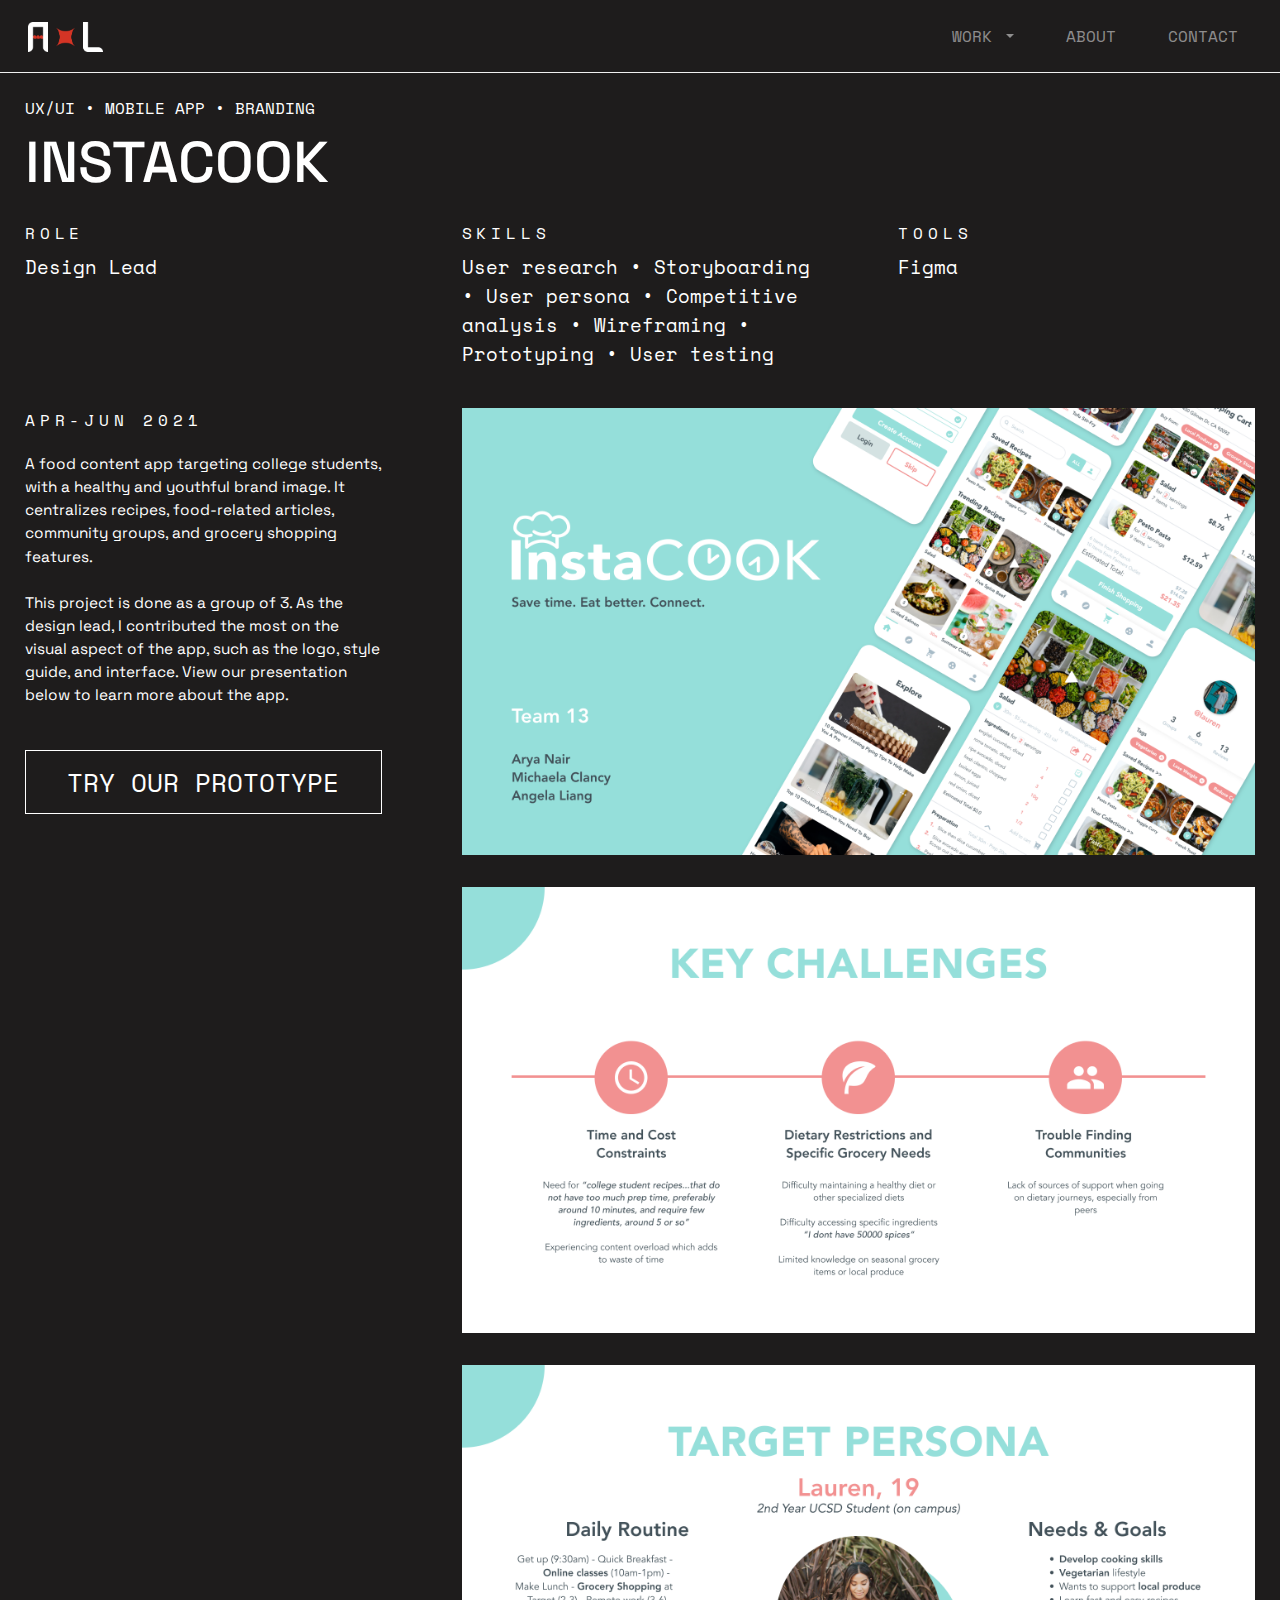
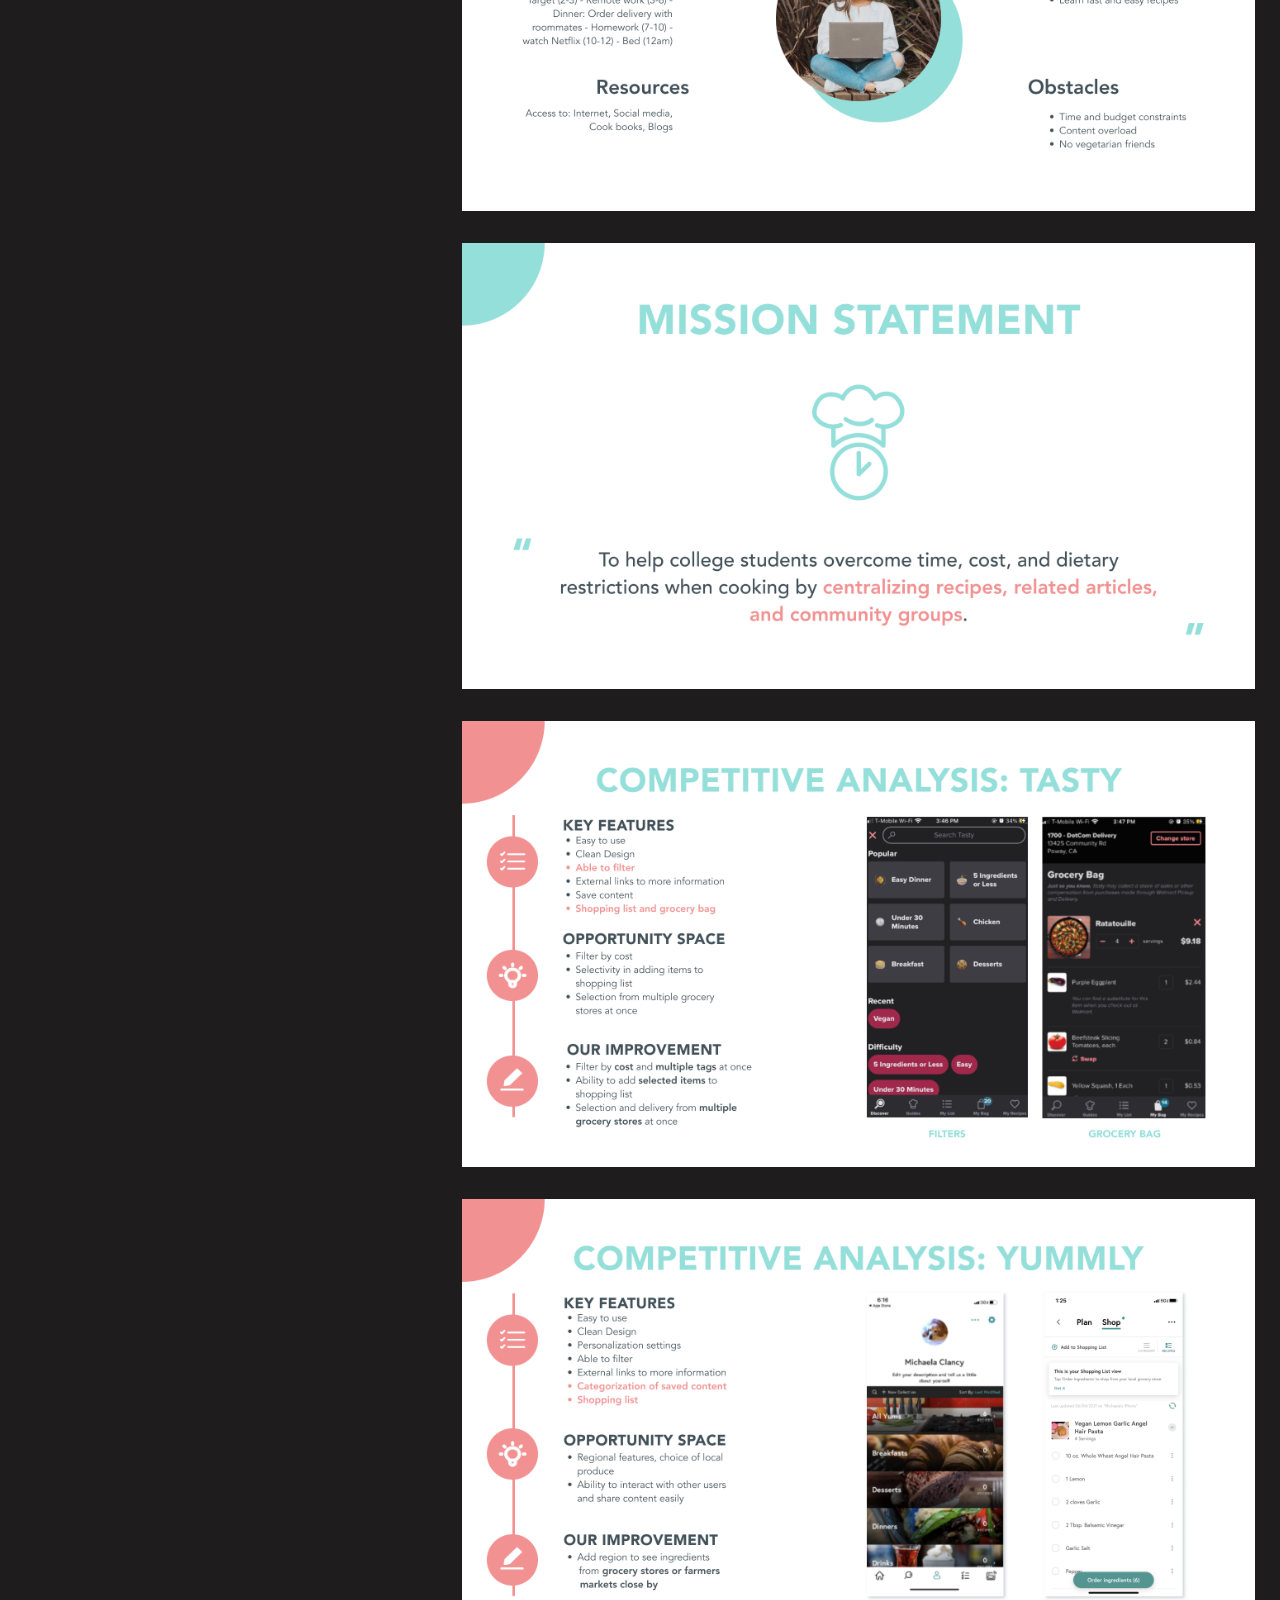
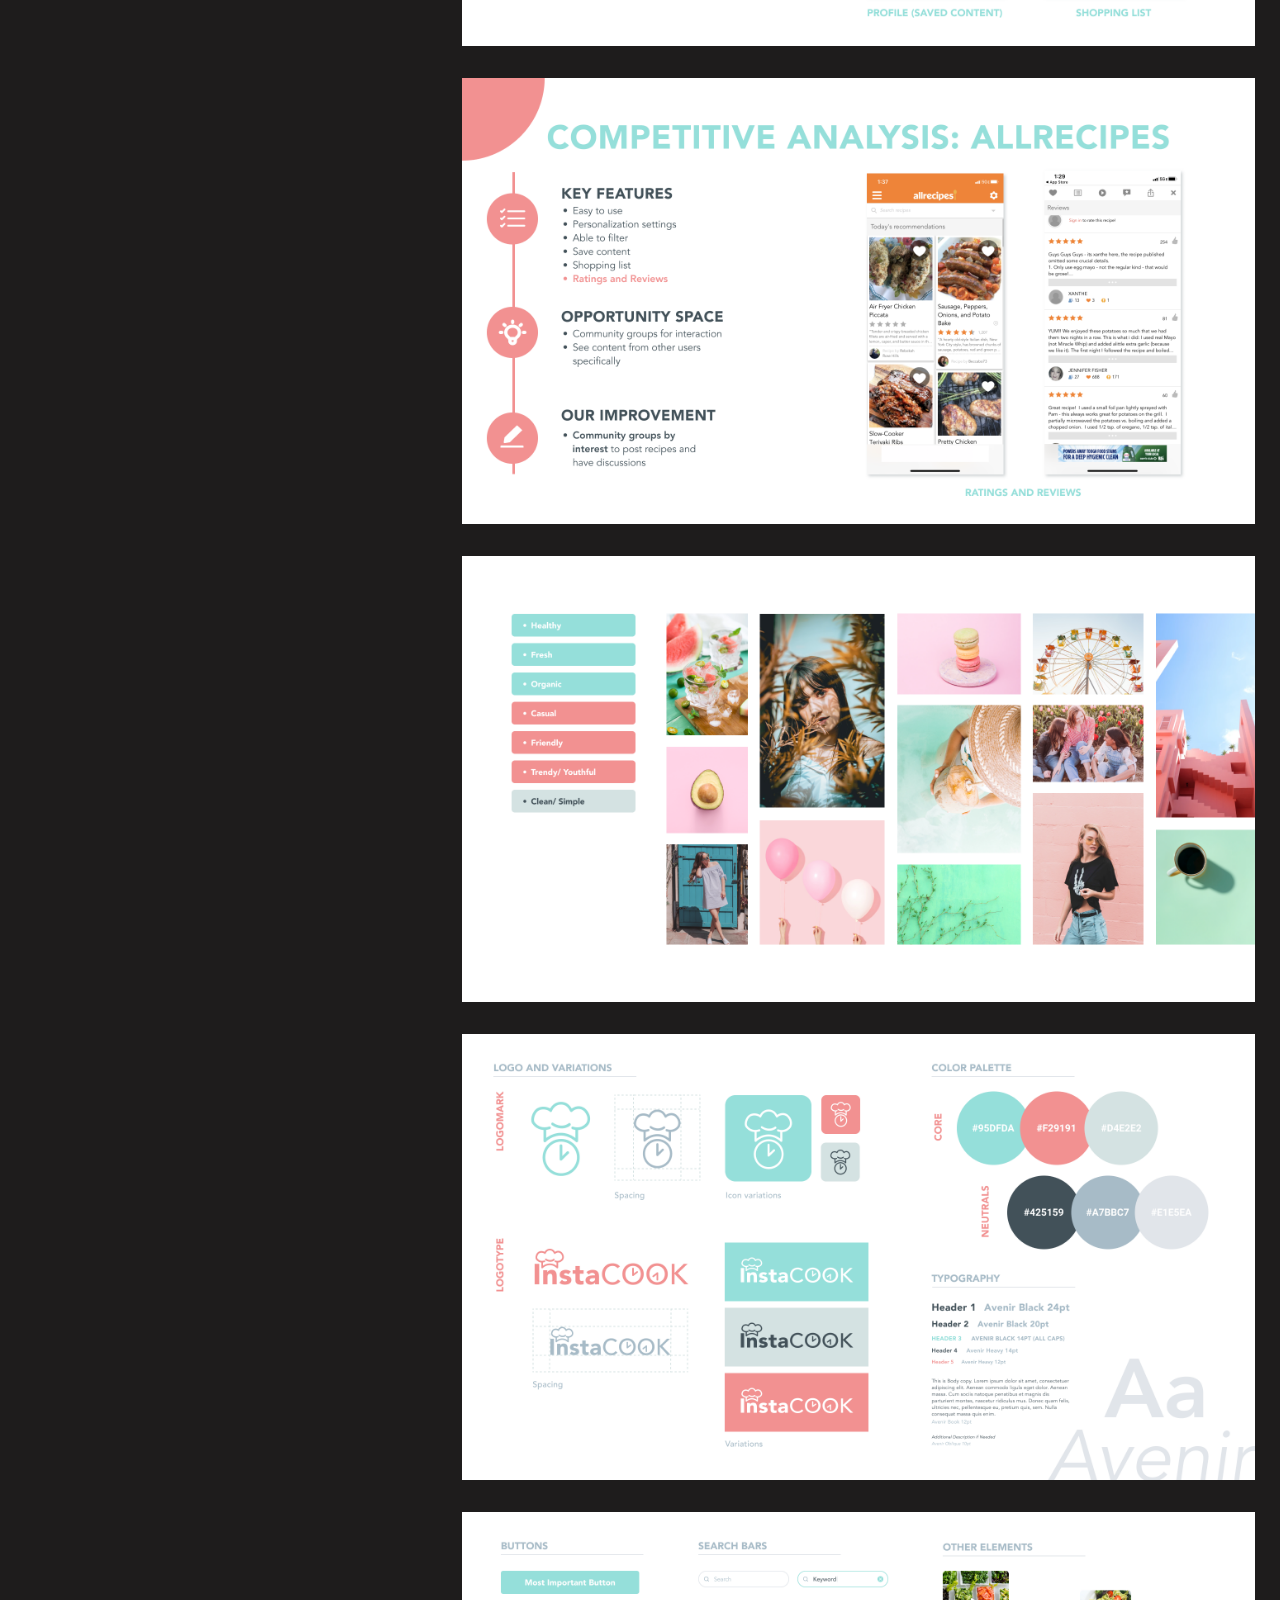
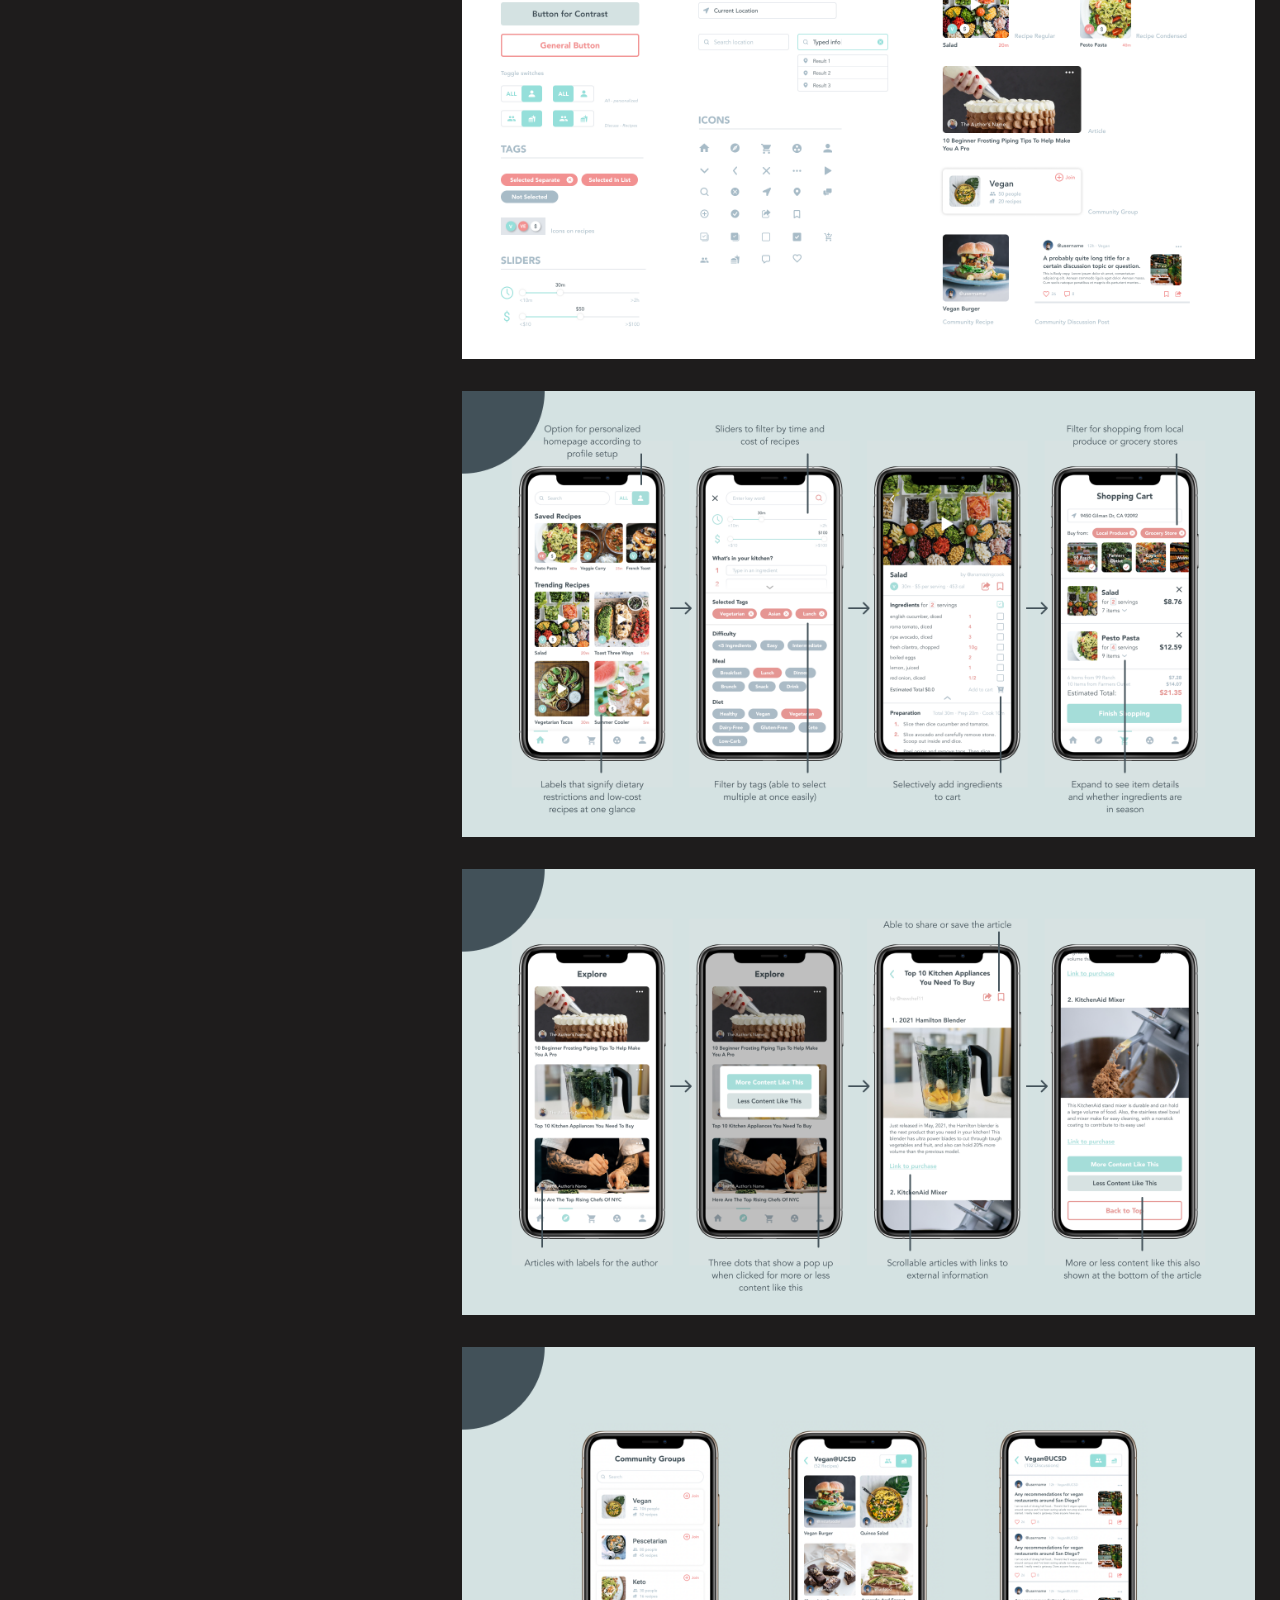
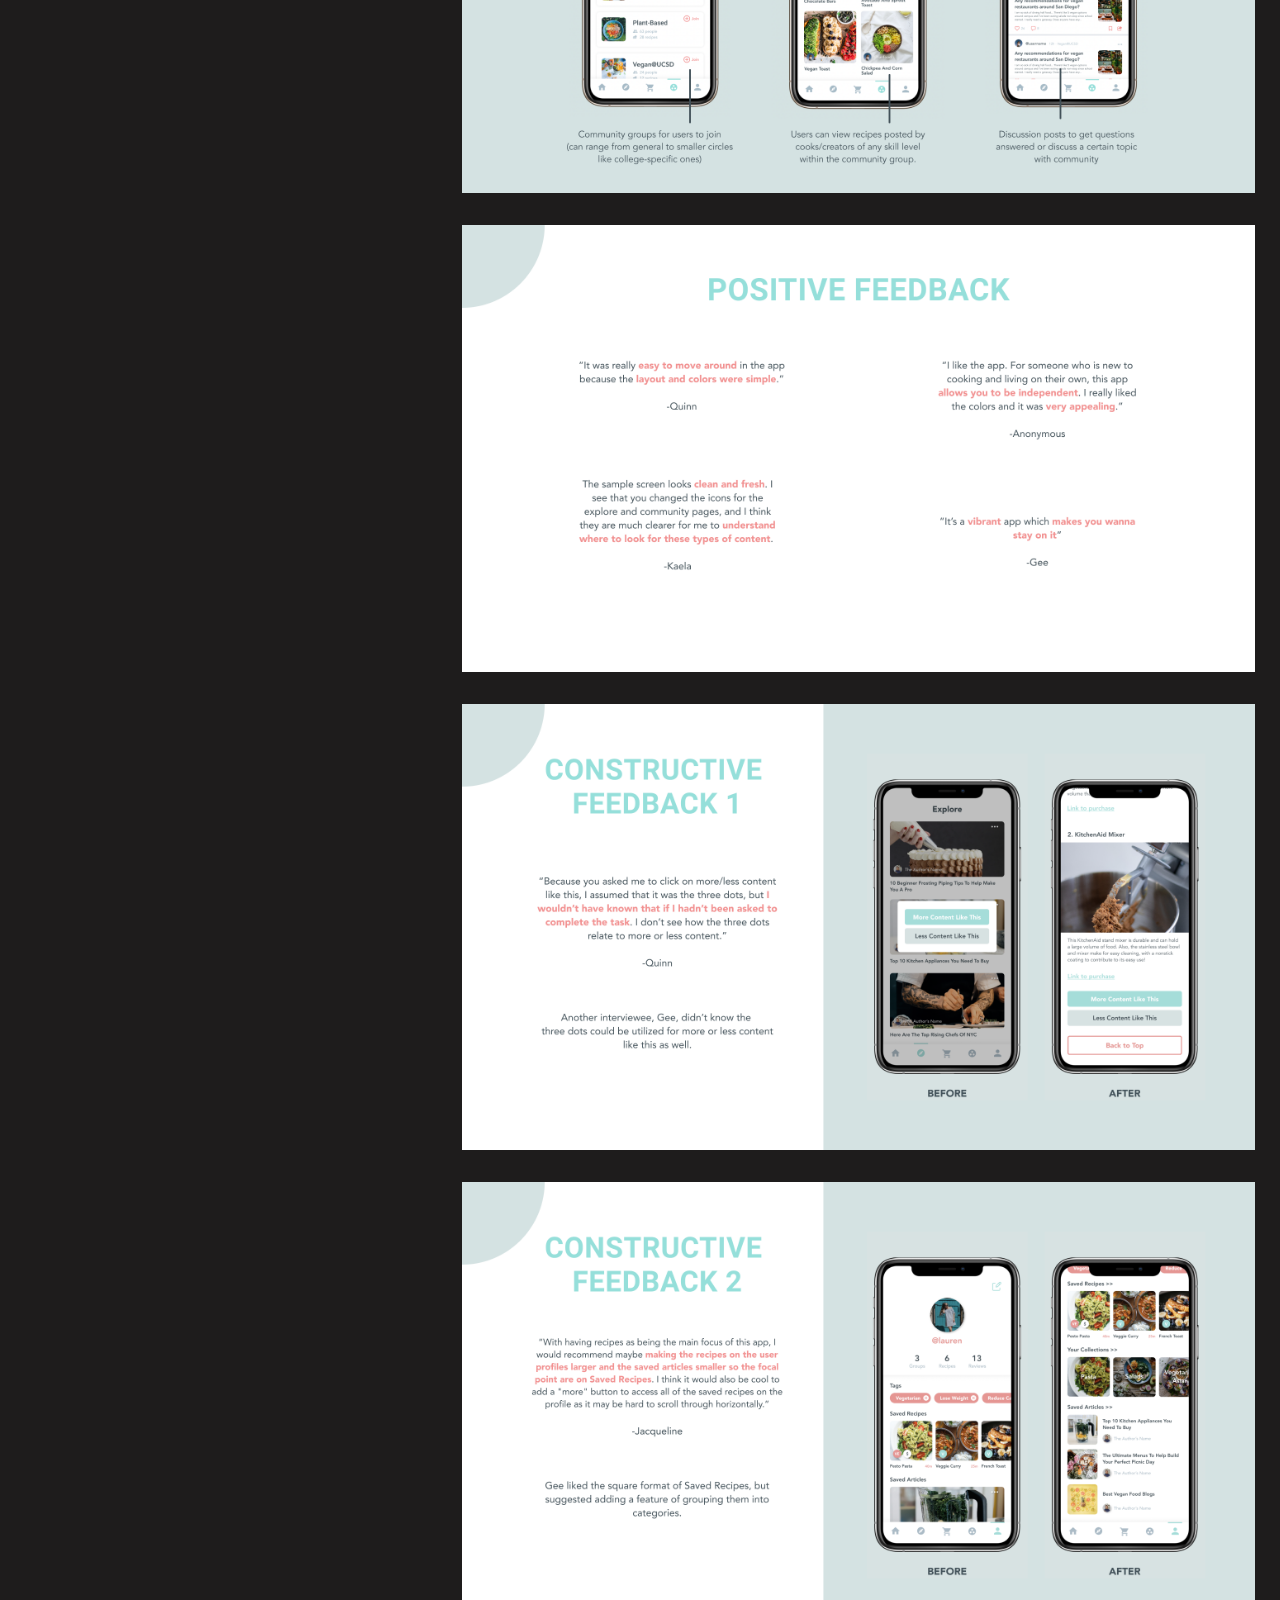
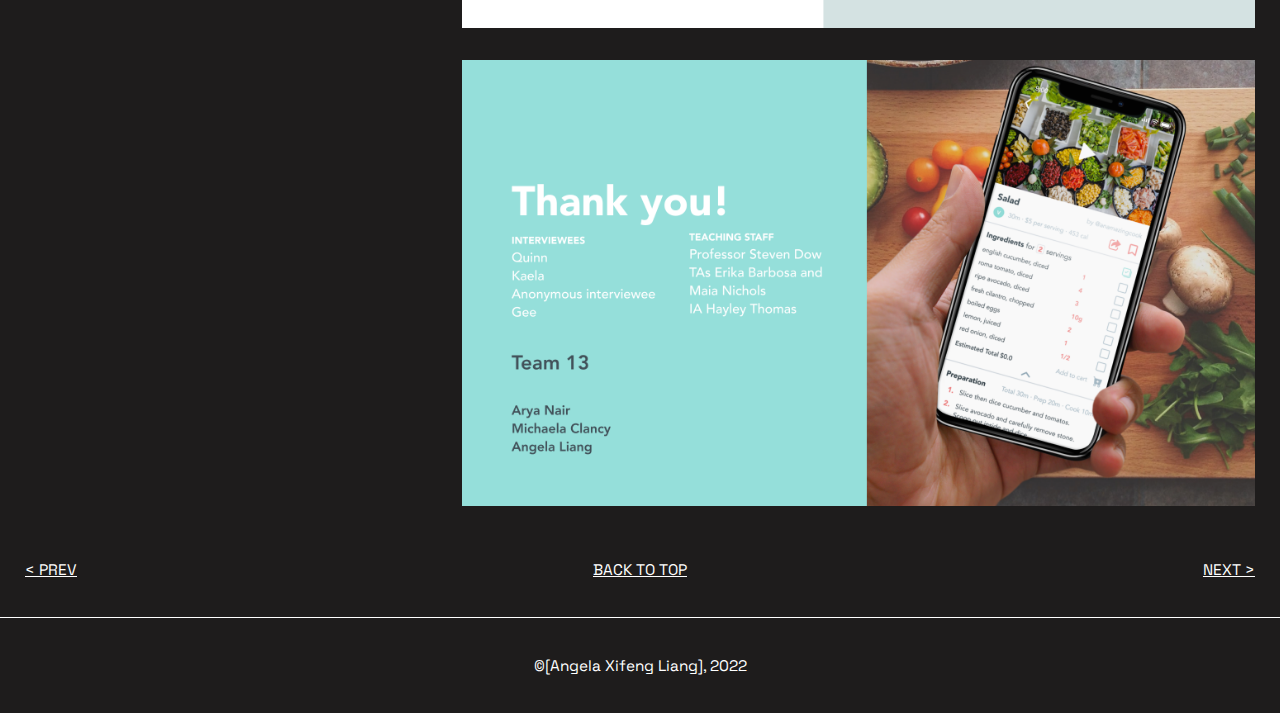
<file: Instacook.html>
<!doctype html>
<html lang="en">
    <head>
        <!-- Required meta tags -->
        <meta charset="utf-8">
        <meta name="viewport" content="width=device-width, initial-scale=1, shrink-to-fit=no">

        <!-- Bootstrap CSS -->
        <link rel="stylesheet" href="https://stackpath.bootstrapcdn.com/bootstrap/4.5.2/css/bootstrap.min.css" integrity="sha384-JcKb8q3iqJ61gNV9KGb8thSsNjpSL0n8PARn9HuZOnIxN0hoP+VmmDGMN5t9UJ0Z" crossorigin="anonymous">
        <link href="https://cdn.jsdelivr.net/npm/bootstrap@5.2.2/dist/css/bootstrap.min.css" rel="stylesheet" integrity="sha384-Zenh87qX5JnK2Jl0vWa8Ck2rdkQ2Bzep5IDxbcnCeuOxjzrPF/et3URy9Bv1WTRi" crossorigin="anonymous">
        <script src="https://cdn.jsdelivr.net/npm/bootstrap@5.2.2/dist/js/bootstrap.bundle.min.js" integrity="sha384-OERcA2EqjJCMA+/3y+gxIOqMEjwtxJY7qPCqsdltbNJuaOe923+mo//f6V8Qbsw3" crossorigin="anonymous"></script>
        
        <!-- Google Fonts -->
        <link rel="preconnect" href="https://fonts.googleapis.com">
        <link rel="preconnect" href="https://fonts.gstatic.com" crossorigin>
        <link href="https://fonts.googleapis.com/css2?family=Space+Grotesk:wght@400;500;700&family=Space+Mono:ital,wght@0,400;0,700;1,400&display=swap" rel="stylesheet">
        
        <!-- Custom CSS -->
        <link rel="stylesheet" href="css/styleFinal.css">

        <title>Instacook – Angela X Liang</title>
        <link rel="icon" type="image/x-icon" href="images/Icon.png">
    </head>
    <body class="work-page-body">
        <section id="title">
            <div class="container-fluid">
            <!-- Nav Bar -->
                <nav class="navbar navbar-work fixed-top navbar-expand-lg navbar-dark">
                    <a class="navbar-brand" href="index.html"><img src="images/Logo-white.png" height="30"></a>
                    <button class="navbar-toggler" type="button" data-toggle="collapse" data-target="#navbarTogglerDemo01" aria-controls="navbarTogglerDemo01" aria-expanded="false" aria-label="Toggle navigation">
                        <span class="navbar-toggler-icon"></span>
                    </button>
                    <div class="collapse navbar-collapse" id="navbarTogglerDemo01">
                        <ul class="navbar-nav ml-auto">
                            <li class="nav-item dropdown">
                                <a class="nav-link dropdown-toggle" href="Home.html/#work" id="navbarDropdownMenuLink" data-toggle="dropdown" aria-haspopup="true" aria-expanded="false">
                                    Work
                                </a>
                                <ul class="dropdown-menu dropdown-menu-dark">
                                    <li><a class="dropdown-item" href="Marshall.html">Marshall</a></li>
                                    <li><a class="dropdown-item" href="Instacook.html">InstaCook</a></li>
                                    <li><a class="dropdown-item" href="Illustrations.html">Illustrations</a></li>
                                    <li><a class="dropdown-item" href="Misc.html">Misc</a></li>
                                </ul>
                            </li>
                            <li class="nav-item">
                                <a href="Home.html#about" class="nav-link">About</a>
                            </li>
                            <li class="nav-item">
                                <a href="Home.html#contact" class="nav-link">Contact</a>
                            </li>
                        </ul>
                    </div>
                </nav>
                <!-- Title -->
                <div class="work-title row">
                    <div class="col col-12">
                        <h5>UX/UI • Mobile App • Branding</h5>
                        <h2>InstaCook</h2>
                    </div>
                </div>
                </div>
                <div class="row">
                    <div class="col col-12 col-xl-4 col-lg-4">
                        <h6>role</h6>
                        <p class="p1 description">Design Lead</p>
                    </div>
                    <div class="col col-12 col-xl-4 col-lg-4">
                        <h6>skills</h6>
                        <p class="p1 description">User research • Storyboarding • User persona • Competitive analysis • Wireframing • Prototyping • User testing</p>
                    </div>
                    <div class="col col-12 col-xl-4 col-lg-4">
                        <h6>tools</h6>
                        <p class="p1 description">Figma</p>
                    </div>
                </div>
            </div>
        </section>

        <!-- Details -->
        <section id="details">
            <div class="row justify-content-end">
                <div class="col col-12 col-xl-4 col-lg-4">
                    <h6>apr-jun 2021</h6>
                    <p class="p2">A food content app targeting college students, with a healthy and youthful brand image. It centralizes recipes, food-related articles, community groups, and grocery shopping features. 
                        <br><br>This project is done as a group of 3. As the design lead, I contributed the most on the visual aspect of the app, such as the logo, style guide, and interface. View our presentation below to learn more about the app.
                    </p>
                    <br><a class="btn-custom-4" href="https://tinyurl.com/instacook" target="_blank">Try our prototype</a>
                </div>
                <div class="img-col col col-12 col-xl-8 col-lg-8">
                    <img class="work-img" src="images/Instacook/Slide 1.png">
                </div>
                <div class="img-col col col-12 col-xl-8 col-lg-8">
                    <img class="work-img" src="images/Instacook/Slide 2.png">
                </div>
                <div class="img-col col col-12 col-xl-8 col-lg-8">
                    <img class="work-img" src="images/Instacook/Slide 3.png">
                </div>
                <div class="img-col col col-12 col-xl-8 col-lg-8">
                    <img class="work-img" src="images/Instacook/Slide 4.png">
                </div>
                <div class="img-col col col-12 col-xl-8 col-lg-8">
                    <img class="work-img" src="images/Instacook/Slide 5.png">
                </div>
                <div class="img-col col col-12 col-xl-8 col-lg-8">
                    <img class="work-img" src="images/Instacook/Slide 6.png">
                </div>
                <div class="img-col col col-12 col-xl-8 col-lg-8">
                    <img class="work-img" src="images/Instacook/Slide 7.png">
                </div>
                <div class="img-col col col-12 col-xl-8 col-lg-8">
                    <img class="work-img" src="images/Instacook/Slide 8.png">
                </div>
                <div class="img-col col col-12 col-xl-8 col-lg-8">
                    <img class="work-img" src="images/Instacook/Slide 9.png">
                </div>
                <div class="img-col col col-12 col-xl-8 col-lg-8">
                    <img class="work-img" src="images/Instacook/Slide 10.png">
                </div>
                <div class="img-col col col-12 col-xl-8 col-lg-8">
                    <img class="work-img" src="images/Instacook/Slide 11.png">
                </div>
                <div class="img-col col col-12 col-xl-8 col-lg-8">
                    <img class="work-img" src="images/Instacook/Slide 12.png">
                </div>
                <div class="img-col col col-12 col-xl-8 col-lg-8">
                    <img class="work-img" src="images/Instacook/Slide 13.png">
                </div>
                <div class="img-col col col-12 col-xl-8 col-lg-8">
                    <img class="work-img" src="images/Instacook/Slide 14.png">
                </div>
                <div class="img-col col col-12 col-xl-8 col-lg-8">
                    <img class="work-img" src="images/Instacook/Slide 15.png">
                </div>
                <div class="img-col col col-12 col-xl-8 col-lg-8">
                    <img class="work-img" src="images/Instacook/Slide 16.png">
                </div>
                <div class="img-col col col-12 col-xl-8 col-lg-8">
                    <img class="work-img" src="images/Instacook/Slide 17.png">
                </div>
            </div>
        </section>

        <!-- Footer -->
        <footer id="footer-buttons">
            <div class="row">
                <div class="col col-4">
                    <a href="Marshall.html" class="work-buttons"><p class = "p2">< prev</p></a>
                </div>
                <div class="col col-4">
                    <a href="#" class="work-buttons"><p class = "p2 text-center">back to top</p></a>
                </div>
                <div class="col col-4">
                    <a href="Illustrations.html" class="work-buttons"><p class = "p2 text-right">next ></p></a>
                </div>
            </div>
        </footer>
        <footer id="footer2">
            <p class = "p2">©[Angela Xifeng Liang], 2022</p>
        </footer>

        <!-- Optional JavaScript -->
        <!-- jQuery first, then Popper.js, then Bootstrap JS -->
        <script src="https://code.jquery.com/jquery-3.5.1.slim.min.js" integrity="sha384-DfXdz2htPH0lsSSs5nCTpuj/zy4C+OGpamoFVy38MVBnE+IbbVYUew+OrCXaRkfj" crossorigin="anonymous"></script>
        <script src="https://cdn.jsdelivr.net/npm/popper.js@1.16.1/dist/umd/popper.min.js" integrity="sha384-9/reFTGAW83EW2RDu2S0VKaIzap3H66lZH81PoYlFhbGU+6BZp6G7niu735Sk7lN" crossorigin="anonymous"></script>
        <script src="https://stackpath.bootstrapcdn.com/bootstrap/4.5.2/js/bootstrap.min.js" integrity="sha384-B4gt1jrGC7Jh4AgTPSdUtOBvfO8shuf57BaghqFfPlYxofvL8/KUEfYiJOMMV+rV" crossorigin="anonymous"></script>
        <script src="https://cdn.jsdelivr.net/npm/bootstrap@5.2.2/dist/js/bootstrap.bundle.min.js" integrity="sha384-OERcA2EqjJCMA+/3y+gxIOqMEjwtxJY7qPCqsdltbNJuaOe923+mo//f6V8Qbsw3" crossorigin="anonymous"></script>
    </body>
</html>
</file>
<file: css/styleFinal.css>
html, body {
    max-width: 100%;
    overflow-x: hidden;
    padding-top: 36px;

    cursor: url(Cursor.png),auto;
}

@font-face {
    font-family: areminiscentsmile;
    src: url(areminiscentsmile-Regular.ttf);
  }

h1, h2, h3, h4 {
    font-family: 'Space Grotesk', sans-serif;
    font-style: normal;
    line-height: 120%;
    display: flex;
    align-items: center;
    text-transform: uppercase;
    padding-left: 40px;
    margin:0;
}

a, h5, h6 {
    font-family: 'Space Mono', monospace;
    font-style: normal;
    font-size: 16px;
    line-height: 150%;
    display: flex;
    align-items: center;
    text-transform: uppercase;
    padding-left: 40px;
}

a {
    display: inline;
    text-decoration: none;
}

a:hover {
    cursor: url(Cursor-hover.png),auto;
    text-decoration: none;
}

a:active {
    cursor: url(Cursor-click.png),auto;
}

h1 {
    font-size: 6vmax;
    font-weight: 500;
}

h2 {
    font-size: 4.5vmax;
    font-weight: 500;
}

h3 {
    font-size: 3.6vmax;
    font-weight: 500;
}

h4 {
    font-size: 2.7vmax;
    font-weight: 400;
    margin-bottom: 20px;
}

a, h5 {
    font-weight: 400;
}

h6 {
    font-weight: 500;
    letter-spacing: 0.3em;
}

.h-alt {
    font-family: areminiscentsmile;
    font-weight: 400;
    text-transform: none;
}

p {
    font-style: normal;
    font-weight: 400;
    line-height: 150%;
    padding-left: 40px;
    margin:20px 0px;
    margin-right:40px;
}

.p1 {
    font-family: 'Space Mono';
    font-size: 1.5vmax;
}

.p2 {
    font-family: 'Space Grotesk';
    font-size: 1.2vmax;
}

/* Navbar */
.navbar {
    border-bottom: solid #1E1C1C 1px;
    padding: 1rem;
    background-color: white;
}

.navbar-brand{
    padding:0 0 0 12px;
}

.nav-item {
    padding: 0 18px;
}

.dropdown-item:active {
    background-color:#D43425;
}

.dropdown-menu-dark{
    background-color: #1E1C1C;
}

/* Marquee ref: https://www.youtube.com/watch?v=ZMCNin2VjxU */

.marquee {
    display: flex;
    overflow: hidden;
    gap: 0rem;
    position: relative;
    user-select: none;

    background-color: #1E1C1C;
}

.marquee-content {
    flex-shrink: 0;
    display: flex;
    justify-content: space-around;
    min-width: 100%;
    gap: 0rem;

    color:white;
}

.marquee-content p{
    margin: 12px 0px;
}

.marquee:hover div{
    animation-play-state: paused;
}

@keyframes scroll {
    from{
        transform: translateX(0);
    }
    to{
        transform: translateX(calc(-100% - 0rem));
    }
}

.scroll {
    animation: scroll 10s linear infinite;
}


/* Hero */

.container-fluid{
    padding:0px;
}

.col {
    padding: 0;
}

.header {
    padding: 40px 0px;
    padding-right: 40px;
}

.social-icon {
    margin-top: 20px;
    color: #1E1C1C;
}

.social-icon:hover {
    color: #B6B6B6;
}

.social-icon:active {
    color: #D43425;
}


.title-image {
    width: 100%;
}

/* Work */

.work {
    border-right: 1px solid #1E1C1C;
    border-top: 1px solid #1E1C1C;
}

.cover {
    max-width: 100%;
}

.img-link {
    padding: 0;
}

/* reference: https://www.w3schools.com/howto/howto_css_image_overlay.asp*/
.colorOverlay, .textOverlay{
    position: absolute;
    top: 0;
    bottom: 0;
    left: 0;
    right: 0;
    height: 100%;
    width: 100%;
    opacity: 0;
    transition: .5s ease;
}

.text {
    color: white;
    margin-top: 24px;
}

.container:hover .colorOverlay {
    background-color: #1E1C1C;
    opacity: 0.5;
}


.container:hover .textOverlay {
    opacity: 1;
}

/* About Me */
#about{
    border-top: 1px solid #1E1C1C;
}

.banner{
    max-height: 240px;
}

.name-col{
    padding: 36px 0px;
}

.name{
    display: inline;
    font-size: 4vmax;
}

.name2{
    color:#D43425;
    padding-left:0px;
}

.name3{
    padding-left:0;
}

.noSpace{
    margin-bottom: 0px;
}

.banner-right{
    float:right;
}

.col-text1 {
    border-right: 1px solid #1E1C1C;
    background-color: #F0F0F0;
    padding-top: 24px;
    padding-right: 40px;
    border-top: 1px solid #1E1C1C;
}

.img-about{
    float:right;
    margin-bottom: 24px;
    max-width: 160px;
}

.col-text2 {
    border-top: 1px solid #1E1C1C;
    padding: 0;
}

.block-h {
    padding-top: 24px;
}

.block-p {
    padding-right: 40px;
}

.btn-custom{
    color:#1E1C1C;
    border-top: 1px solid #1E1C1C;
    text-align: center;
    padding: 12px 40px;
    display: block;
    font-size: 3.6vmax;
    font-weight: 500;
}

.btn-custom:hover{
    background: #F0F0F0;
    color:#1E1C1C;
    text-decoration: none;
}

.btn-custom:active{
    background: #D43425;
    color:white;
}

.chart {
    width: 100%;
}

/* Contact Section */
.block-contact{
    background-color: #D43425;
    color: white;
    padding-top: 24px;
    border-right: 1px solid #1E1C1C;
}

/* .btn-custom-2{
    color:white;
    border-top: 1px solid white;
    font-size: 3vmax;
    text-align: left;
}

.btn-custom-2:hover{
    background: #1E1C1C;
    color:white;
}

.btn-custom-2:active{
    background: white;
    color:#1E1C1C;
}
*/

.number {
    margin-right: 40px;
    font-weight: 400;
    text-transform: lowercase;
}

.btn-custom-3{
    border-top: 0px;
    border-bottom: 1px solid #1E1C1C;
    text-align: left;
    font-size:3vmax;
}

.btn-custom-3:active{
    background-color: #1E1C1C;
}

.message{
    display: inline;
    color:#B6B6B6;
    font-size:2.5vmax;
}

.keepBrowsing{
    padding:0;
    color:#1E1C1C;
    font-weight: bold;
    text-decoration:underline;
}

.keepBrowsing:hover{
    color:#B6B6B6;
    text-decoration:underline;
}

.stamp{
    margin: 40px;
    float: right;
    max-width: 180px;
}

.block-links{
    padding:0;
}

/* Footer */
#footer {
    padding: 1rem;
    text-align: center;
    border-top: 1px solid #1E1C1C;
}

/* refernce: https://bootstrap-menu.com/detail-basic-hover.html */
@media all and (min-width: 992px) {
	.navbar .nav-item .dropdown-menu{ display: none; }
	.navbar .nav-item:hover .dropdown-menu{ display: block; }
	.navbar .nav-item .dropdown-menu{ margin-top:0; }
}

@media (max-width: 992px) {
    .stamp{
        max-width: 140px;
    }

    .p1, .p2{
        font-size: 14px;
    }

    .name{
        font-size: 32px;
    }
}

/* Work pages */

.work-page-body{
    background-color: #1E1C1C;
    color:white;
}

.navbar-work{
    border-bottom: solid #F0F0F0 1px;
    background-color: #1E1C1C;
    
}

.work-title{
    padding: 24px 0px;
    text-align: center;
}

.description{
    margin-top:0;
}

.work-img{
    width:100%;
    margin-bottom: 32px;
}

.img-col{
    padding: 0px 40px;
}

#details{
    margin-top: 20px;
}

#footer2 {
    padding: 1rem;
    text-align: center;
    border-top: 1px solid white;
}

#footer-buttons{
    padding-bottom: 1rem;
}

.work-buttons{
    padding:0;
    color:white;
    font-weight: bold;
    text-decoration:underline;
}

.work-buttons:hover{
    color:#B6B6B6;
    text-decoration:underline;
}

.btn-custom-4{
    color: white;
    border: 1px solid white;
    margin: 0px 40px 40px 40px;
    text-align: center;
    padding: 12px 40px;
    font-size: 2vmax;
    font-weight: 500;
    display:block;
}

.btn-custom-4:hover{
    background: #F0F0F0;
    color:#1E1C1C;
    text-decoration: none;
}

.btn-custom-4:active{
    background: #D43425;
    color:white;
}
</file>
